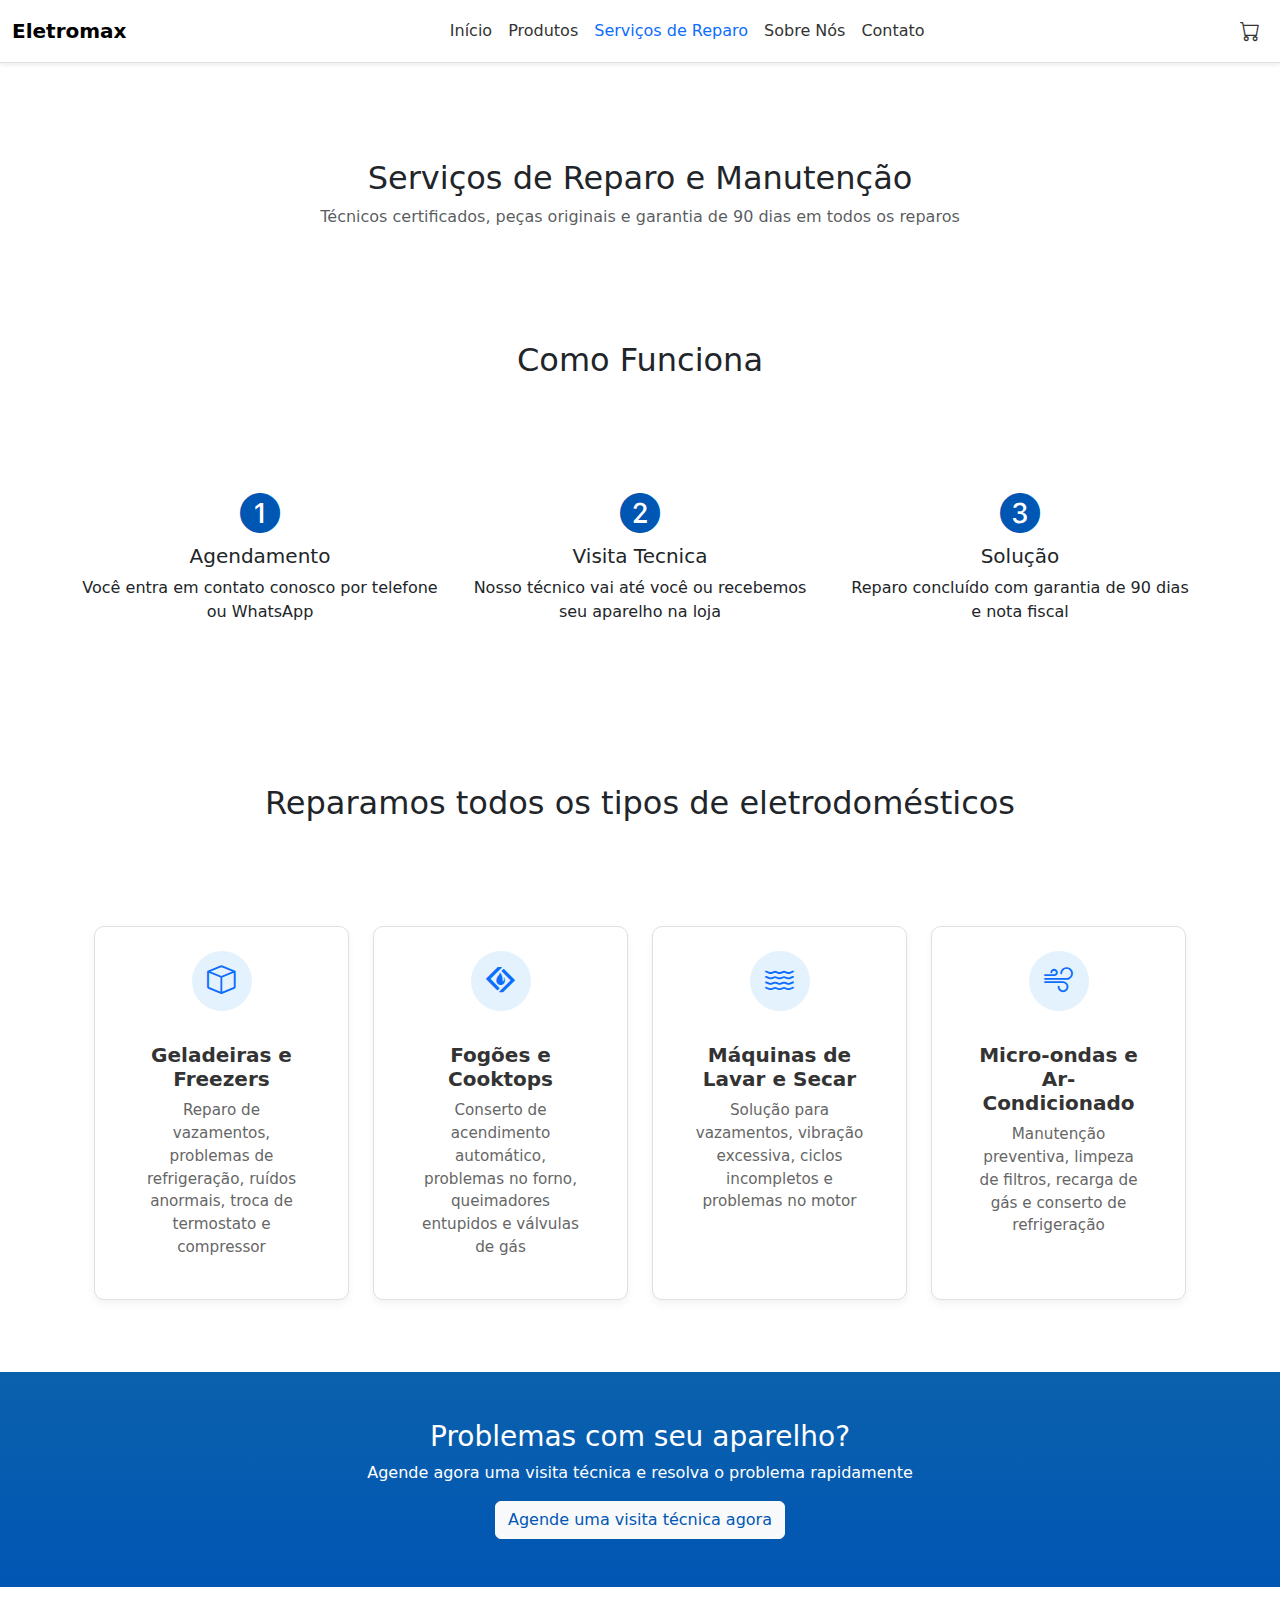
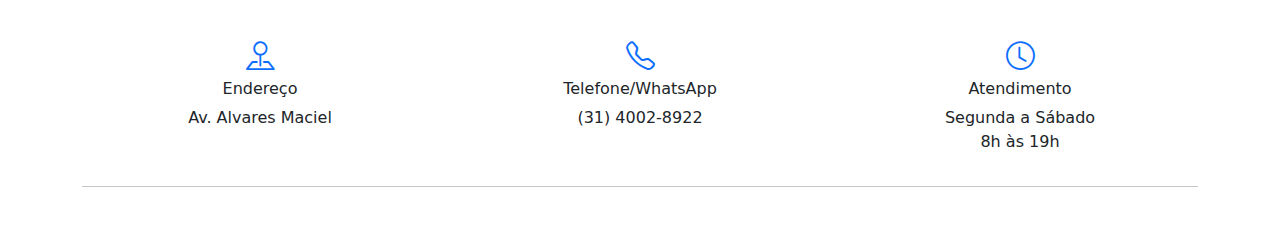
<file: servicos.html>
<!DOCTYPE html>
<html lang="pt-br">

<head>
  <meta charset="UTF-8">
  <meta name="viewport" content="width=device-width, initial-scale=1.0">
  <title>Serviços</title>

  <!-- Bootstrap CSS -->
  <link href="https://cdn.jsdelivr.net/npm/bootstrap@5.3.0/dist/css/bootstrap.min.css" rel="stylesheet">
  <!-- Bootstrap Icons -->
  <link href="https://cdn.jsdelivr.net/npm/bootstrap-icons@1.10.0/font/bootstrap-icons.css" rel="stylesheet">
  <!--Script Bootstrap-->
  <script src="https://cdn.jsdelivr.net/npm/bootstrap@5.3.3/dist/js/bootstrap.bundle.min.js"
    integrity="sha384-YvpcrYf0tY3lHB60NNkmXc5s9fDVZLESaAA55NDzOxhy9GkcIdslK1eN7N6jIeHz"
    crossorigin="anonymous"></script>
  <link rel="stylesheet" href="https://cdn.jsdelivr.net/npm/bootstrap-icons@1.11.3/font/bootstrap-icons.min.css">

  <link href="servicos.css" rel="stylesheet">

  <link rel="stylesheet" href="navbar.css">
  


</head>

<body>
<header id="navbar-placeholder"></header>

  <section class="topo py-5">
    <div class="container text-center py-5">
      <h2>Serviços de Reparo e Manutenção</h2>
      <p class="text-body-secondary">
        Técnicos certificados, peças originais e garantia de 90 dias em todos os reparos
      </p>
    </div>

    <div class="text-center font-bold py-5">
      <h2>Como Funciona</h2>

    </div>

    <div class="container text-center py-5">
      <div class="row">
        <div class="col">
          <i class="bi bi-1-circle-fill fs-1"></i>
          <h5>Agendamento</h5>
          <p>Você entra em contato conosco por telefone <br>ou WhatsApp</p>
        </div>
        <div class="col">
          <i class="bi bi-2-circle-fill fs-1 "></i>
          <h5> Visita Tecnica</h5>
          <p>Nosso técnico vai até você ou recebemos<br>seu aparelho na loja</p>
        </div>
        <div class="col">
          <i class="bi bi-3-circle-fill fs-1 "></i>
          <h5> Solução</h5>
          <p>Reparo concluído com garantia de 90 dias<br> e nota fiscal</p>
        </div>
      </div>
    </div>
  </section>

  <div class="container text-center py-5">
    <h2>Reparamos todos os tipos de eletrodomésticos</h2>
  </div>

  <div class="container px-4 py-5">
    <div class="row gx-4 row-cols-1 row-cols-md-2 row-cols-lg-4 justify-content-center">
      <div class="col mb-4">
        <div class="card service-card">
          <div class="service-icon-wrapper">
            <i class="bi bi-box service-icon"></i>
          </div>
          <div class="card-body text-center">
            <h5 class="card-title">Geladeiras e Freezers</h5>
            <p class="card-text">Reparo de vazamentos, problemas de refrigeração, ruídos anormais, troca de termostato e
              compressor</p>
          </div>
        </div>
      </div>

      <div class="col mb-4">
        <div class="card service-card">
          <div class="service-icon-wrapper">
            <i class="bi bi-sourceforge service-icon"></i>
          </div>
          <div class="card-body text-center">
            <h5 class="card-title">Fogões e Cooktops</h5>
            <p class="card-text">Conserto de acendimento automático, problemas no forno, queimadores entupidos e
              válvulas de gás</p>
          </div>
        </div>
      </div>

      <div class="col mb-4">
        <div class="card service-card">
          <div class="service-icon-wrapper">
            <i class="bi bi-water service-icon"></i>
          </div>
          <div class="card-body text-center">
            <h5 class="card-title">Máquinas de Lavar e Secar</h5>
            <p class="card-text">Solução para vazamentos, vibração excessiva, ciclos incompletos e problemas no motor
            </p>
          </div>
        </div>
      </div>

      <div class="col mb-4">
        <div class="card service-card">
          <div class="service-icon-wrapper">
            <i class="bi bi-wind service-icon"></i>
          </div>
          <div class="card-body text-center">
            <h5 class="card-title">Micro-ondas e Ar-Condicionado</h5>
            <p class="card-text">Manutenção preventiva, limpeza de filtros, recarga de gás e conserto de refrigeração
            </p>
          </div>
        </div>
      </div>

    </div>
  </div>

  <section class="banner">
    <div class="bg-primary">

      <div class="container text-center py-5 text-white">
        <h3>Problemas com seu aparelho?</h3>

        <p>Agende agora uma visita técnica e resolva o problema rapidamente</p>
        <button type="button" class="btn btn-light">Agende uma visita técnica agora</button>
      </div>

    </div>

  </section>

  <section class="contatos">

    <div class="container text-center py-5">
      <div class="row">
        <div class="col">
          <i class="bi bi-pin-map service-icon"></i>
          <h6>Endereço</h6>
          <p>Av. Alvares Maciel</p>
        </div>
        <div class="col">
          <i class="bi bi-telephone service-icon"></i>
          <h6>Telefone/WhatsApp</h6>
          <p>(31) 4002-8922</p>
        </div>
        <div class="col">
          <i class="bi bi-clock service-icon"></i>
          <h6>Atendimento</h6>
          <p>Segunda a Sábado<br>
            8h às 19h</p>
        </div>
      </div>
      <hr>
    </div>

  <script src="https://cdn.jsdelivr.net/npm/bootstrap@5.3.3/dist/js/bootstrap.bundle.min.js"></script>
  
  <script src="navbar.js"></script>

  </section>

</body>

</html>
</file>
<file: servicos.css>
.bi-1-circle-fill,
.bi-2-circle-fill,
.bi-3-circle-fill {
  color: #0056b3; 
}



.banner .bg-primary {
  background: linear-gradient(to bottom, #0b61ac, #0056b3) !important;
}

.banner .bg-primary .btn-light {
  color: #0056b3 !important; 
}

.service-card {
      border: 1px solid #e0e0e0; 
      border-radius: 10px;
      box-shadow: 0 4px 8px rgba(0, 0, 0, 0.05); 
      transition: transform 0.2s, box-shadow 0.2s; 
      height: 100%; 
      padding: 1.5rem; 
    }

    .service-card:hover {
      transform: translateY(-5px);
      box-shadow: 0 8px 16px rgba(0, 0, 0, 0.1);
    }

    .service-icon-wrapper {
      width: 60px; 
      height: 60px;
      background-color: #e3f2fd; 
      border-radius: 50%; 
      display: flex;
      justify-content: center;
      align-items: center;
      margin: 0 auto 1rem auto; 
    }

    .service-icon {
      font-size: 1.8rem; 
      color: #0d6efd; 
    }

    .service-card .card-title {
      font-weight: bold;
      margin-bottom: 0.5rem;
      color: #333;
    }

    .service-card .card-text {
      font-size: 0.95rem;
      color: #666;
    }
</file>
<file: navbar.css>
.navbar-brand {
  font-weight: 600;
}


.navbar-light .navbar-nav .nav-link {
  color: #333; 
  font-weight: 400; 
  transition: color 0.3s ease-in-out; 
}


.navbar-light .navbar-nav .nav-link.active {
  color: #0d6efd; 
  font-weight: 500; 
}



.navbar-light .navbar-nav .nav-link:not(.active):hover {
  color: #0d6efd; 
}



.navbar-nav .bi-cart {
  color: #333;
  transition: color 0.3s ease-in-out;
}

.navbar-nav .bi-cart:hover {
  color: #0d6efd;
}
</file>
